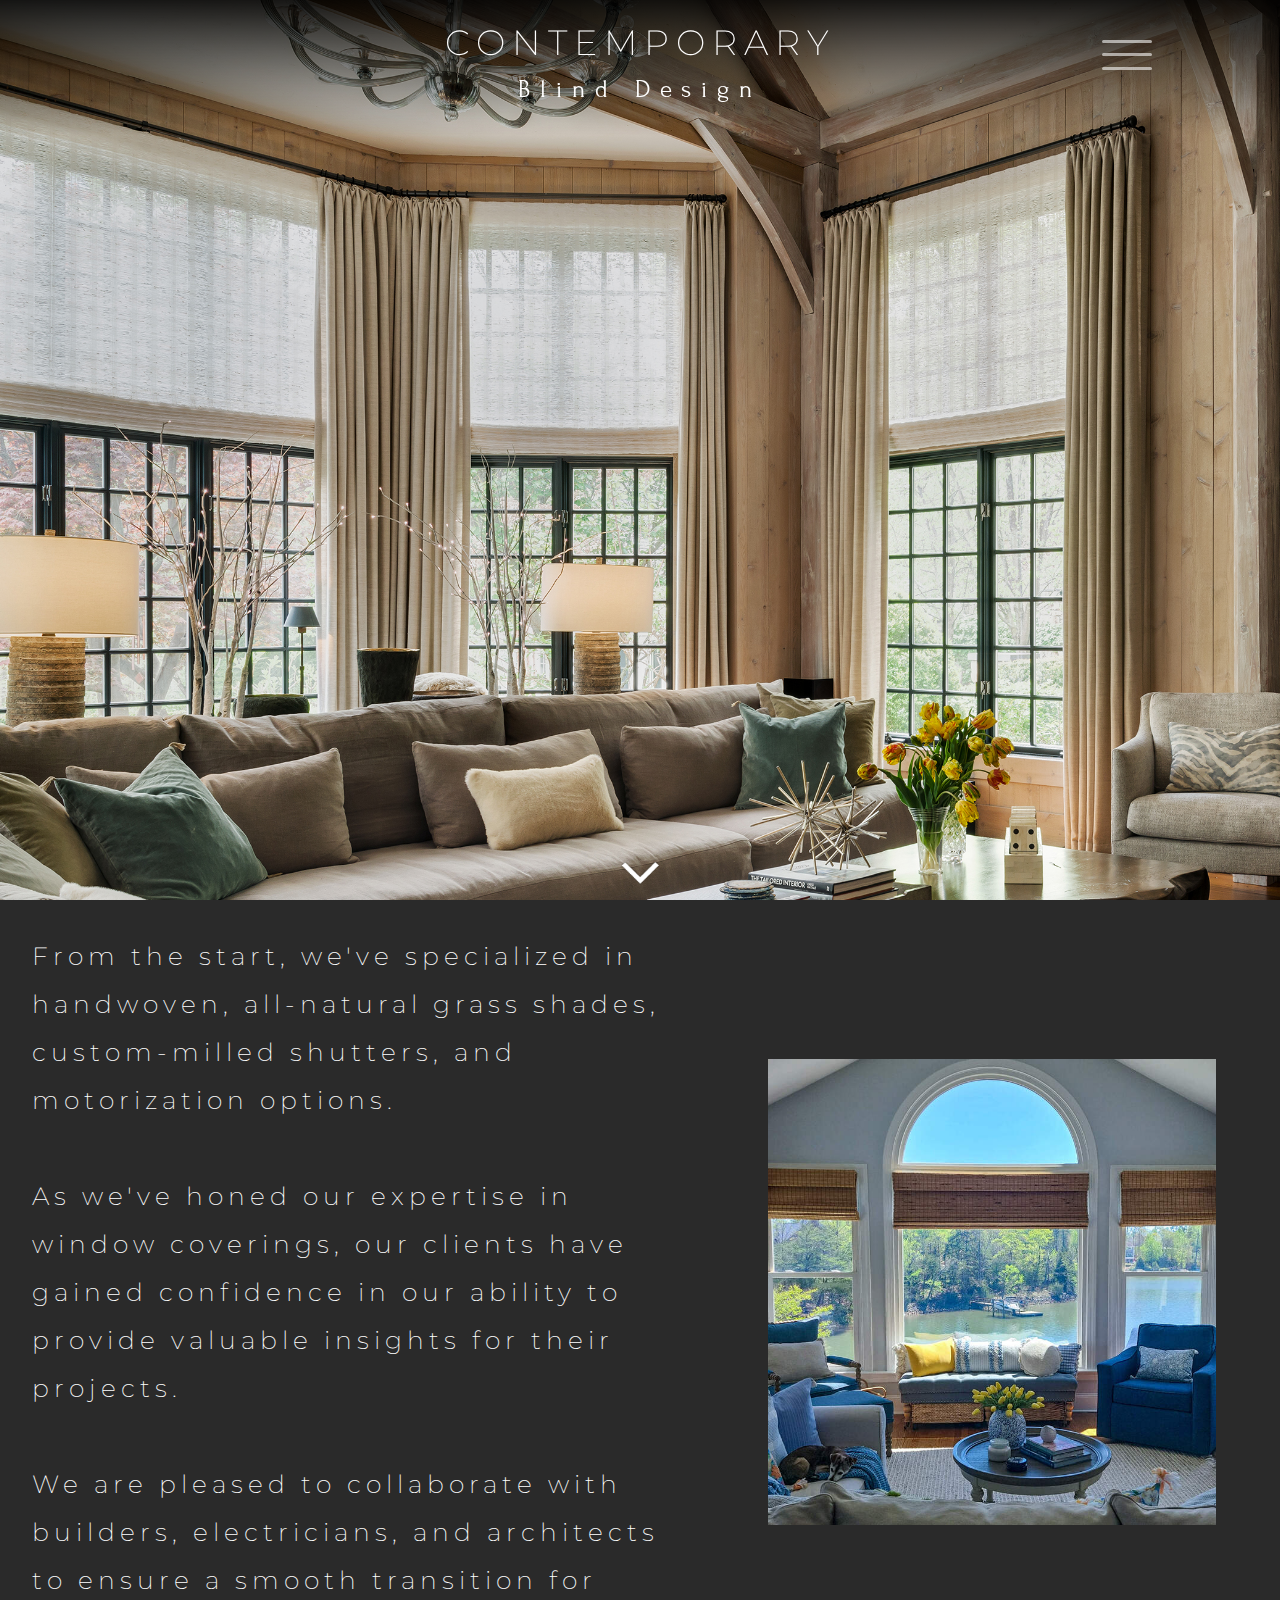
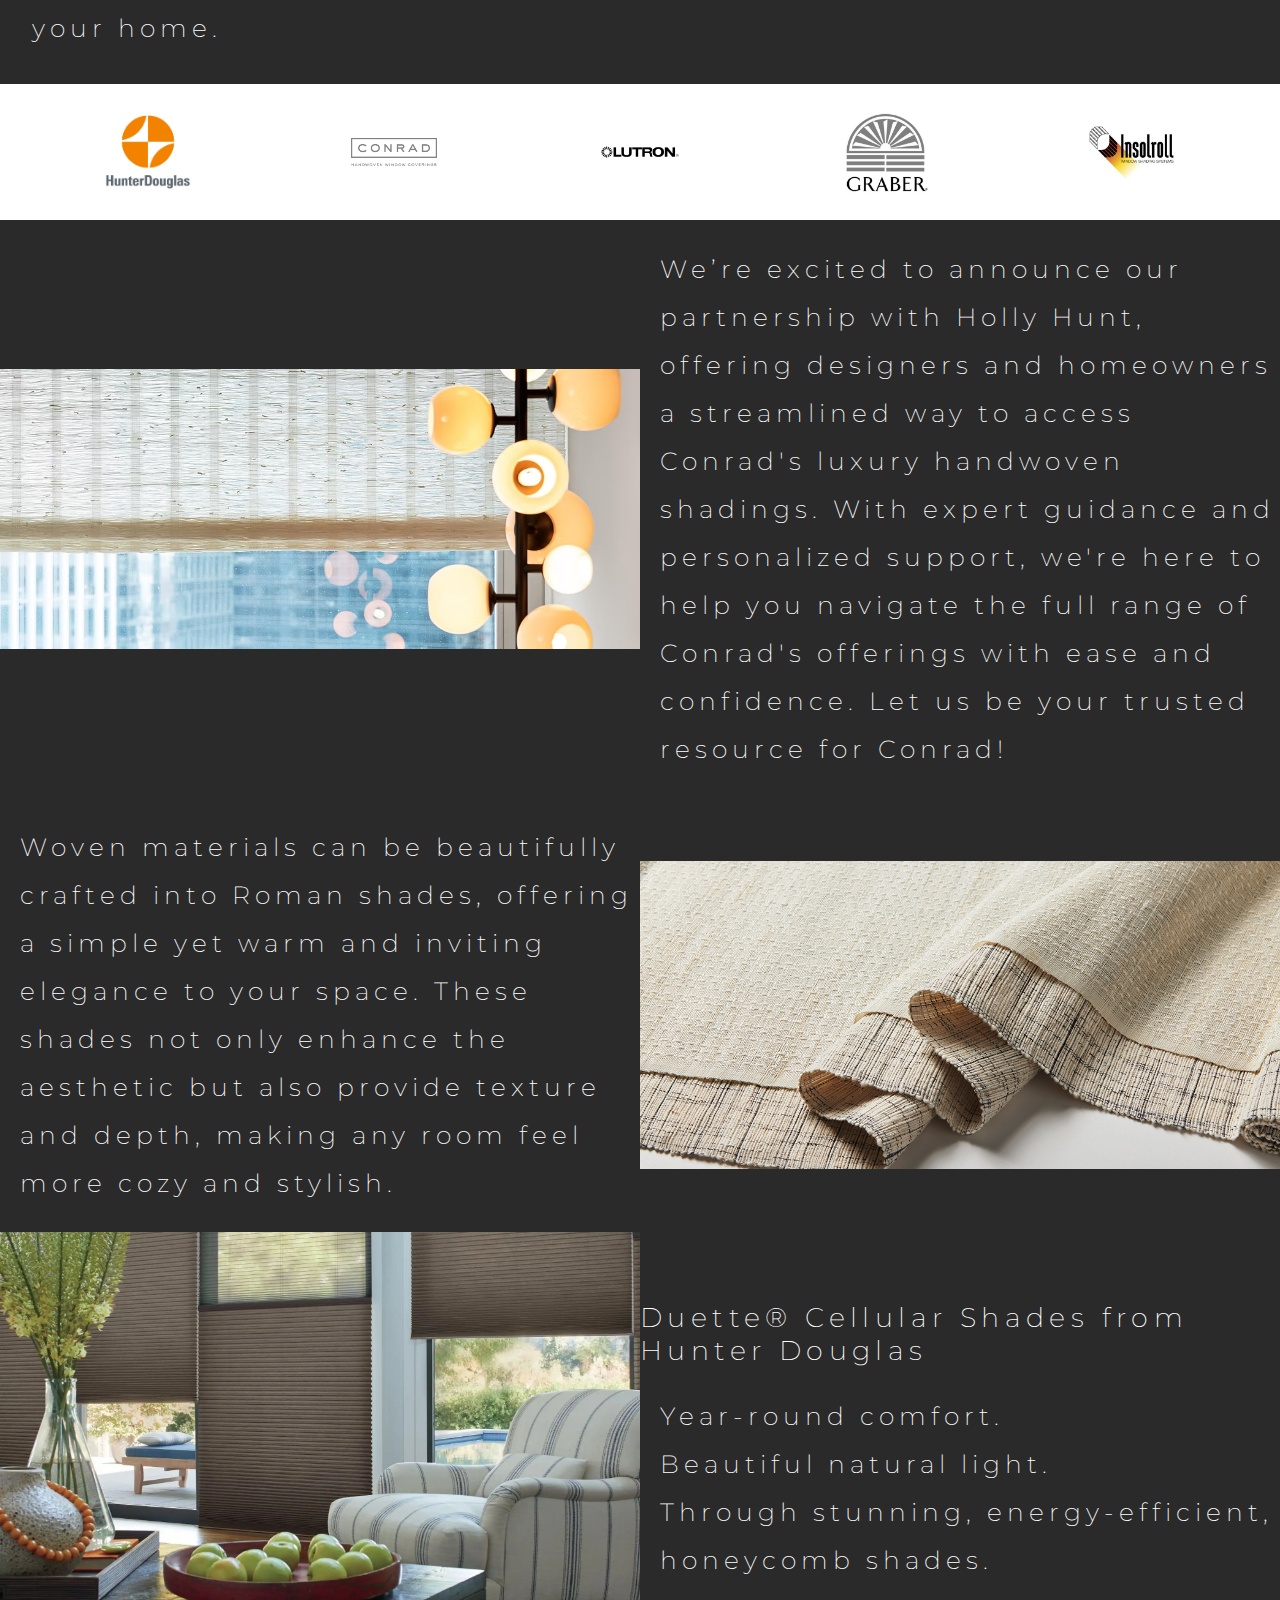
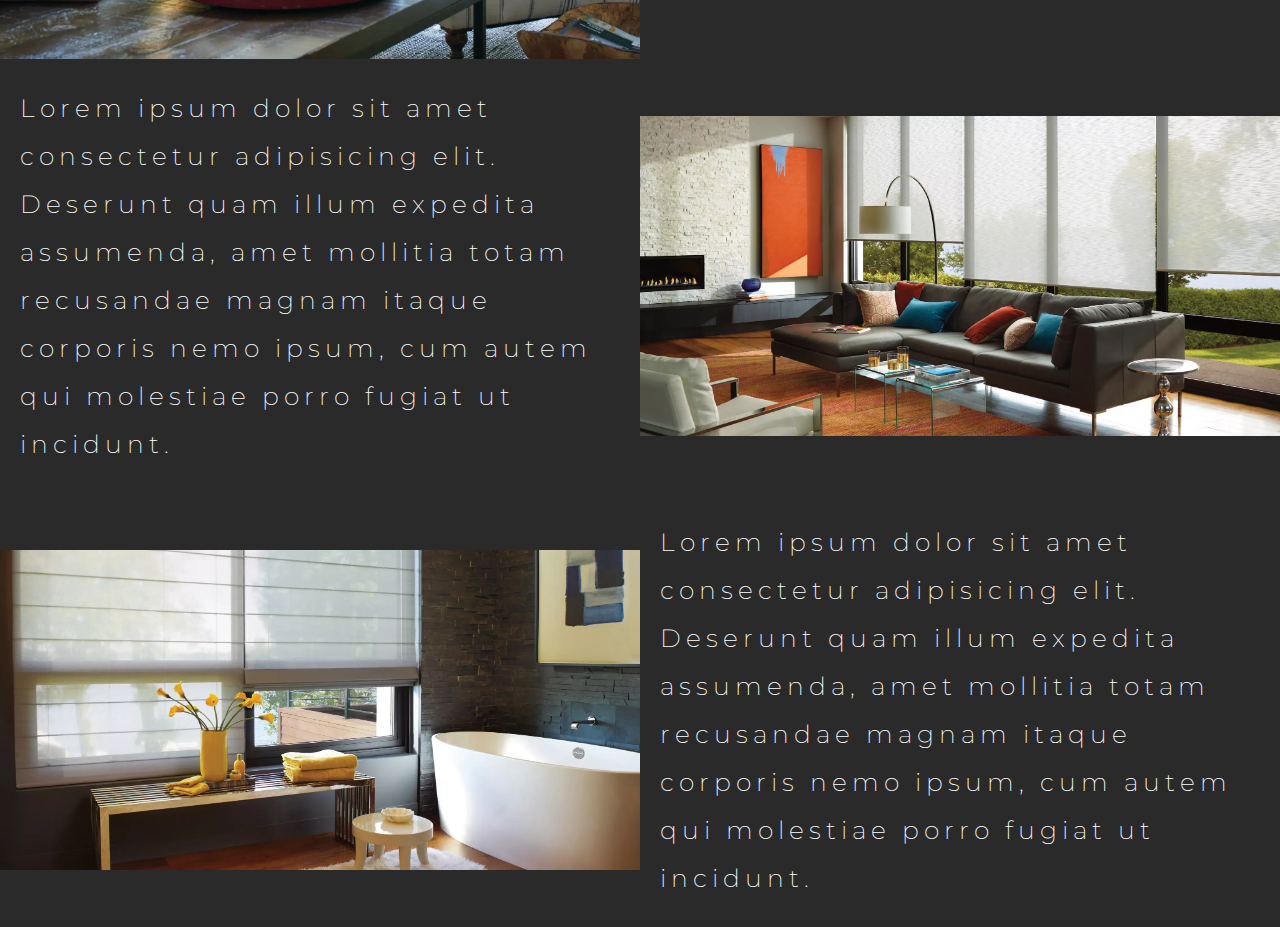
<file: Website_design/index.html>
<!DOCTYPE html>
<html lang="en">
<head>
    <meta charset="UTF-8">
    <meta name="viewport" content="width=device-width, initial-scale=1.0">
    <link rel="stylesheet" href="style.css">
    <title>Contemporary Blind Design</title>
</head>
<body>  

  <div class="hero-image">
    <span class="hidden-header-block" id="hidden-header-block"></span>
    <button class="hamburger">
        <span class="bar"></span>
        <span class="bar"></span>
        <span class="bar"></span>
    </button>

    
    <div class="hero-content">
      <h1>CONTEMPORARY</h1>
      <h2>Blind Design</h2>
    </div>

    <ul class="topnav">
      <li><a class="active" href="index.html">Home</a></li>
      <li><a href="news.html">News</a></li>
      <li><a href="contact.html">Contact</a></li>
      <li><a href="about.html">About</a></li>
    </ul>

    <div class="contentDiv">
    <img class="arrow" src="white-arrow-png-41944.png" />
    </div>
  </div>

  <div class="story-wrapper" id="story-wrapper">
    <div class="our-story">From the start, we've specialized in handwoven, all-natural grass shades, custom-milled shutters, and motorization options.<br><br> As we've honed our expertise in window coverings, our clients have gained confidence in our ability to provide valuable insights for their projects.<br><br> We are pleased to collaborate with builders, electricians, and architects to ensure a smooth transition for your home.</div>
    <div class="story-block">
      <img src="lake-view-roman.jpg" id="lake-view-roman">
    </div>
  </div>



  <div class="hero-content">
    <div class="wrapper">
        <div class="vendor-logos" >
            <a href="https://www.hunterdouglas.com" target="_blank"><img src="hunter_douglas_logo.png"></a>
            <a href="https://www.conradshades.com/" target="_blank"><img src="Conrad-Logo.png"></a>
            <a href="https://www.lutron.com/us/en/window-treatments" target="_blank"><img src="lutron-logo.png"></a>
            <a href="https://www.graberblinds.com/" target="_blank"><img src="graber-logo-1.jpg"></a>
            <a href="https://insolroll.com/" target="_blank"><img src="insolroll-logo.jpg"></a>
        </div>
        
    </div>
  </div>


  <div class="parent">
    
    <div class="div1">
      <div><img src="Conrad\city-view-lamp.avif"></div>
    </div>

    <div class="div2">
      <p>We’re excited to announce our partnership with Holly Hunt, offering designers and homeowners a streamlined way to access Conrad's luxury handwoven shadings. With expert guidance and personalized support, we're here to help you navigate the full range of Conrad's offerings with ease and confidence. Let us be your trusted resource for Conrad!</p>
    </div>

    <div class="div3"> 
      <p>Woven materials can be beautifully crafted into Roman shades, offering a simple yet warm and inviting elegance to your space. These shades not only enhance the aesthetic but also provide texture and depth, making any room feel more cozy and stylish.</p> 
    </div>

    <div class="div4"> 
      <div><img src="Conrad\conrad fabrics.jpg"></div>
    </div>

    <div class="div5"> 
      <img src="HD-Duette.webp">

    </div>

    <div class="div6"> 
      <h1>Duette&reg; Cellular Shades from Hunter Douglas</h1>
      <p>Year-round comfort.<br> Beautiful natural light.<br> Through stunning, energy-efficient,<br> honeycomb shades.</p>
      
    </div>

    <div class="div7"> <p>Lorem ipsum dolor sit amet consectetur adipisicing elit. Deserunt quam illum expedita assumenda, amet mollitia totam recusandae magnam itaque corporis nemo ipsum, cum autem qui molestiae porro fugiat ut incidunt.</p>
 </div>

    <div class="div8">
      <img src="HD-shades-living-room.webp">       
    </div>

    <div class="div9"> 
      <img src="HD-Bathroom.webp">
    </div>

    <div class="div10"> 
      <p>Lorem ipsum dolor sit amet consectetur adipisicing elit. Deserunt quam illum expedita assumenda, amet mollitia totam recusandae magnam itaque corporis nemo ipsum, cum autem qui molestiae porro fugiat ut incidunt.</p>
    </div>
    
  </div>
    
  <script src="script.js"></script>
</body>
</file>
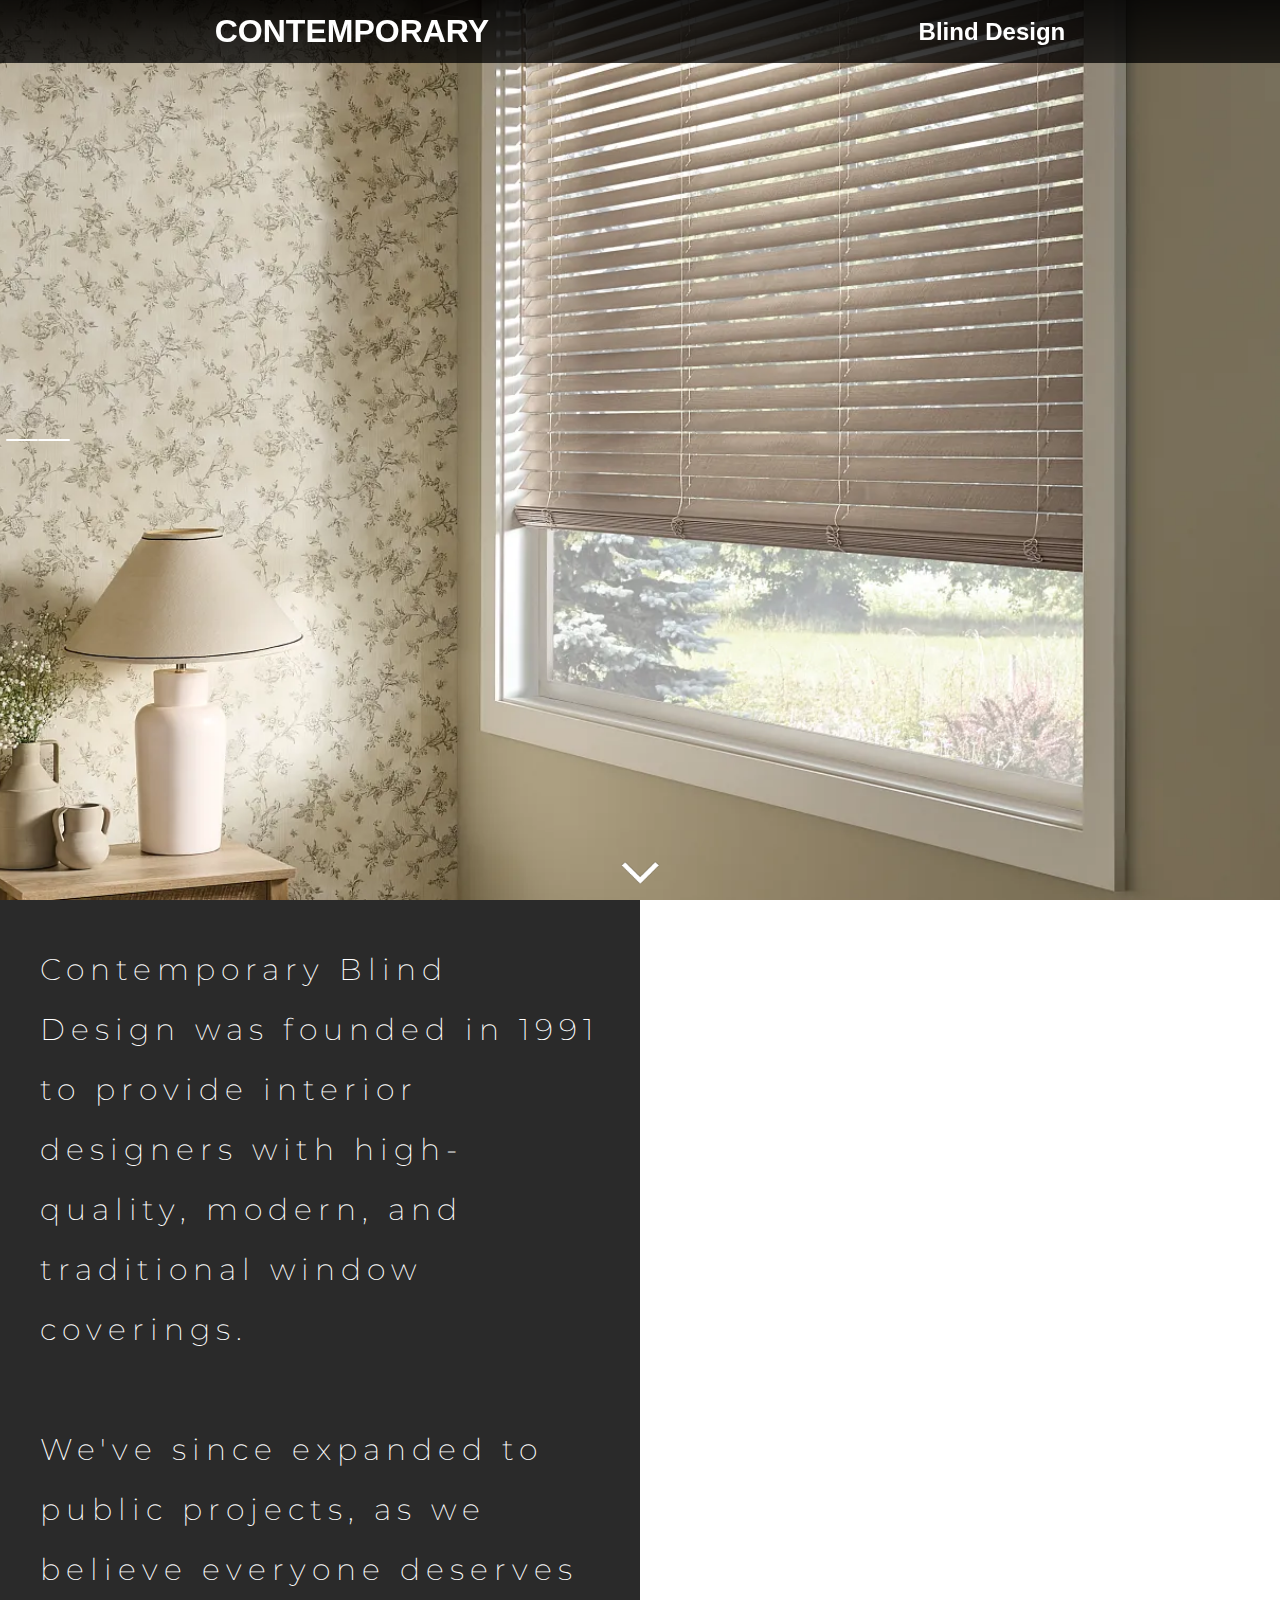
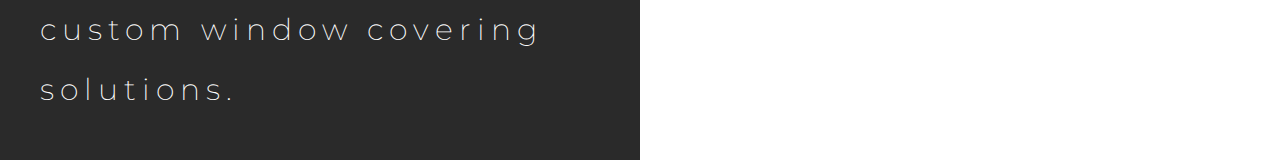
<file: about.html>
<!DOCTYPE html>
<html lang="en">
<head>
    <meta charset="UTF-8">
    <meta name="viewport" content="width=device-width, initial-scale=1.0">
    <link rel="stylesheet" href="style.css">
    <title>Contemporary Blind Design</title>
</head>
<body>
  


  <div class="about-hero-image">
    <span class="hidden-header-block" id="hidden-header-block"></span>
    <button class="hamburger">
      <span class="bar"></span>
      <span class="bar"></span>
    </button>

    <div class="hero-content">
        <h1>CONTEMPORARY</h1>
        <h2>Blind Design</h2>
    </div>
      <ul class="topnav">
        <li><a  href="index.html">Home</a></li>
        <li><a href="inspiration.html">Inspiration</a></li>
        <li><a href="contact.html">Contact</a></li>
        <li><a href="about.html" class="active">About</a></li>
      </ul>

    <div class="contentDiv">
      <img class="arrow" src="white-arrow-png-41944.png" />
    </div>
  </div>
  <div class="about">Contemporary Blind Design was founded in 1991 to provide interior designers with high-quality, modern, and traditional window coverings. <br><br> We've since expanded to public projects, as we believe everyone deserves custom window covering solutions.</div>


  <script src="script.js"></script>

</body>
</file>
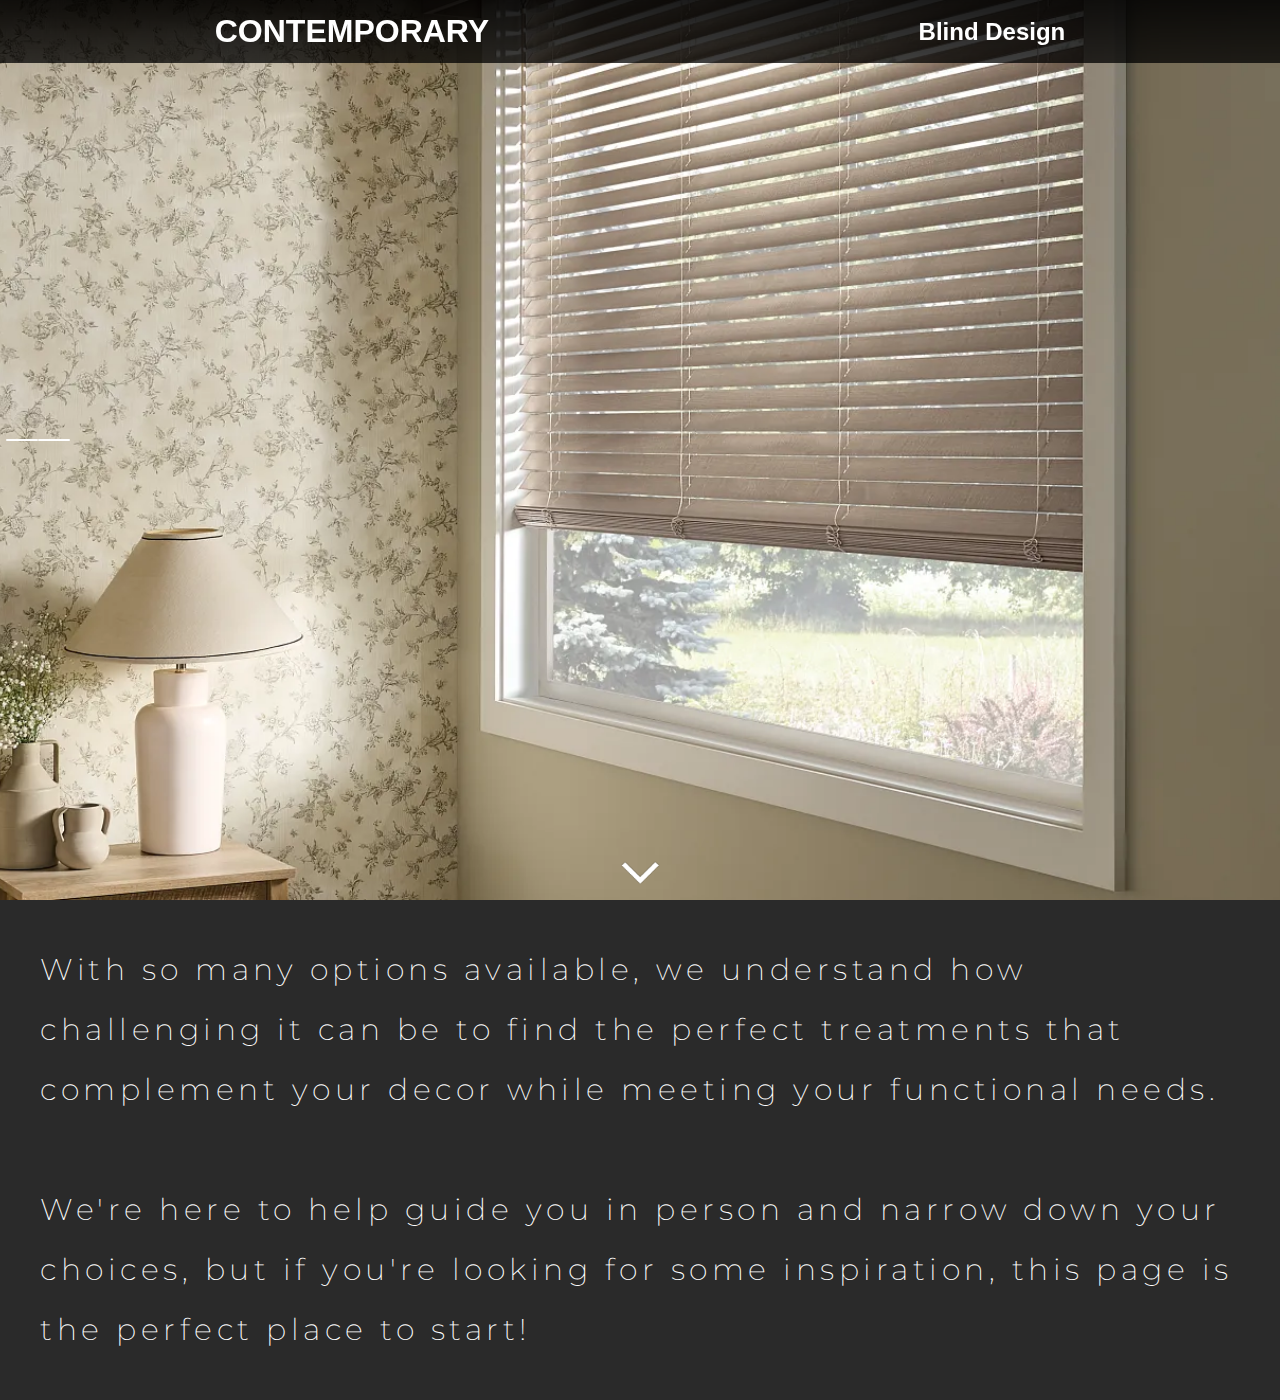
<file: inspiration.html>
<!DOCTYPE html>
<html lang="en">
<head>
    <meta charset="UTF-8">
    <meta name="viewport" content="width=device-width, initial-scale=1.0">
    <link rel="stylesheet" href="style.css">
    <title>Contemporary Blind Design</title>
</head>
<body>
  


  <div class="about-hero-image">
    <span class="hidden-header-block" id="hidden-header-block"></span>
    <button class="hamburger">
        <span class="bar"></span>
        
        <span class="bar"></span>
    </button>

    
    <div class="hero-content">
      <h1>CONTEMPORARY</h1>
      <h2>Blind Design</h2>
    </div>

    <ul class="topnav">
      <li><a  href="index.html">Home</a></li>
      <li><a href="inspiration.html" class="active">Inspiration</a></li>
      <li><a href="contact.html">Contact</a></li>
      <li><a href="about.html">About</a></li>
    </ul>

    <div class="contentDiv">
    <img class="arrow" src="white-arrow-png-41944.png" />
    </div>
  </div>
      <div class="inspiration"> 
          With so many options available, we understand how challenging it can be to find the perfect treatments that complement your decor while meeting your functional needs. <br><br>We're here to help guide you in person and narrow down your choices, but if you're looking for some inspiration, this page is the perfect place to start!
      </div>


  <script src="script.js"></script>

</body>
</file>
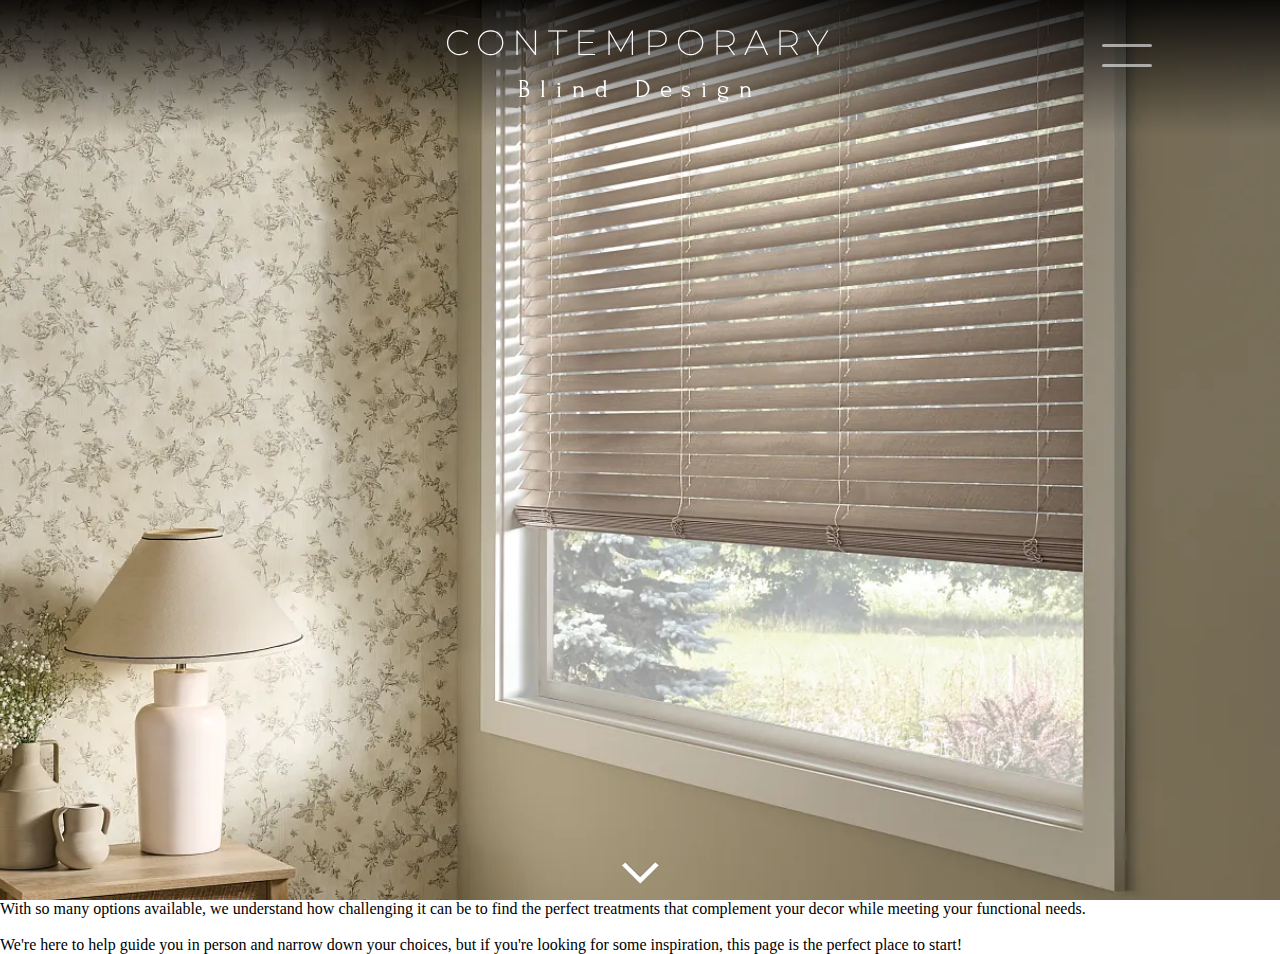
<file: Website_design/inspiration.html>
<!DOCTYPE html>
<html lang="en">
<head>
    <meta charset="UTF-8">
    <meta name="viewport" content="width=device-width, initial-scale=1.0">
    <link rel="stylesheet" href="style.css">
    <title>Contemporary Blind Design</title>
</head>
<body>
  


  <div class="about-hero-image">
    <span class="hidden-header-block" id="hidden-header-block"></span>
    <button class="hamburger">
        <span class="bar"></span>
        
        <span class="bar"></span>
    </button>

    
    <div class="hero-content">
      <h1>CONTEMPORARY</h1>
      <h2>Blind Design</h2>
    </div>

    <ul class="topnav">
      <li><a  href="index.html">Home</a></li>
      <li><a href="inspiration.html" class="active">Inspiration</a></li>
      <li><a href="contact.html">Contact</a></li>
      <li><a href="about.html">About</a></li>
    </ul>

    <div class="contentDiv">
    <img class="arrow" src="white-arrow-png-41944.png" />
    </div>
  </div>
      <div class="inspiration"> 
          With so many options available, we understand how challenging it can be to find the perfect treatments that complement your decor while meeting your functional needs. <br><br>We're here to help guide you in person and narrow down your choices, but if you're looking for some inspiration, this page is the perfect place to start!
      </div>
  </div>

  <script src="script.js"></script>

</body>
</file>
<file: Website_design/style.css>
@import url('https://fonts.googleapis.com/css2?family=Inter:wght@300&display=swap');
@import url('https://fonts.googleapis.com/css2?family=Forum&family=Montserrat:ital,wght@0,100..900;1,100..900&display=swap');
body, html {
  height: 100%;
  margin: 0;
  padding: 0;
}
.menu-container {
  display:inline-block;
  top: 0;
  position: static;
  left: 0;
  width: 100%;
  height: 125px;
  z-index: 5;
}

.hidden-header-block {
  /*background-image: url("conrad_shades_hero.jpg");*/
  display:inline-block;
  top: 0;
  background-image: none;
  background-color: black;
  position: fixed;
  left: 0;
  width: 100%;
  height: 125px;
  z-index: 10;
  background-attachment: fixed;
  background-position: center;
  background-repeat: no-repeat;
  background-size: cover;
  opacity: 0;
  transition: opacity 700ms ease-in;
  -webkit-transition: opacity 700ms ease-in;
}

.hidden-header-block.scrolled {
  /*background-image: url("conrad_shades_hero.jpg");*/
  display:inline-block;
  top: 0;
  background-image: none;
  background-color: black;
  position: fixed;
  left: 0;
  width: 100%;
  height: 125px;
  z-index: 10;
  background-attachment: fixed;
  background-position: center;
  background-repeat: no-repeat;
  background-size: cover;
  opacity: 1;
  transition: opacity 700ms ease-in;
  -webkit-transition: opacity 700ms ease-in;
}

.topnav {
  display: flex;
  flex-flow: row wrap;
  visibility: visible;
  position: fixed;
  justify-content: flex-start;
  align-items: center;
  margin-top:30px;
  padding: 30px;
  width: 100vw;
  overflow: hidden;
  list-style-type: none;
  font-family: 'Montserrat', sans-serif;
  z-index: 15;
}

.topnav span {
  flex-grow: 1;
}

/* Style the links inside the navigation bar */
.topnav a {
  float: left;
  color: #ffffff;
  text-align: center;
  justify-items: center;
  margin: 10px;
  text-decoration: none;
  font-size: 17px;
  width: 100%;
}

/* Change the color of links on hover */
.topnav a:hover {
  background-color: rgba(180, 180, 170, 0.201);
  color: rgb(255, 255, 255);
}

/* Add a color to the active/current link */
.topnav a.active {
  background-color: rgba(180, 180, 170, 0.201);
  color: rgb(255, 255, 255);
  
}

.hero-image {
  display:flex;
  flex-flow: column wrap;
  background-image: url("conrad_shades_hero.jpg");
  height: 100vh; /* Adjust as needed */
  width: 100%;
  background-attachment: fixed;
  background-position: center;
  background-repeat: no-repeat;
  background-size: cover;
  position: relative;
  z-index: 10;
  /*transition: background-color 0.5s ease;*/
}

.hero-image.scrolled {
  background-image: none;
  background-color: black;
}

.about-hero-image {
  display:flex;
  flex-flow: column wrap;
  background-image: url("graber-blinds-bedroom.webp");
  height: 100vh; /* Adjust as needed */
  width: 100%;
  background-attachment: fixed;
  background-position: center;
  background-repeat: no-repeat;
  background-size: cover;
  position: relative; /* Essential for positioning hero-content */
  z-index: 10;
}


.hero-section {
  background-attachment: fixed;
  background-position: center;
  background-repeat: no-repeat;
  background-size: cover;
  position: relative; /* Essential for positioning hero-content */
}

.wrapper {
  display: flex;
  flex-flow:column wrap;
  justify-content: flex-start;
  align-items: flex-start;
  height:100%;
}

.hamburger {
  all: unset;
  width: 50px;
  height: 40px;
  background-color: transparent;
  display: none;
  position: absolute;
  top: 35px;
  right: 10vw;
  flex-flow: row wrap;
  position: fixed;
  justify-self: flex-end;
  align-self: flex-start;
  align-items: center;
  z-index: 12;
  margin-top: 0;
}

.hamburger.active .bar:nth-child(2) {
  opacity: 0; /* Hide middle bar */
}

.hamburger.active .bar:nth-child(1) {
  transform: translateY(8px) rotate(45deg); /* Rotate and position top bar */
}

.hamburger.active .bar:nth-child(3) {
  transform: translateY(-8px) rotate(-45deg); /* Rotate and position bottom bar */
}

.bar {
  width: 100%;
  height: 3px; /* Adjust bar thickness */
  padding: 0px;
  margin: 0px;
  background-color: #ffffff94; /* Adjust bar color */
  border-radius: 5px;
  transition: 0.4s; /* For animation when toggling */
  z-index: 20;
}

.hero-content {
  color: white; /* Text color */
  background: linear-gradient(rgba(0, 0, 0, 0.89) 0%, rgba(255, 255, 255, 0) 15%);
  justify-content: center;
  opacity: 1;
  /*align-content: flex-start;*/
  text-align: center;
  flex-grow: 1;
  background-attachment: fixed;
  z-index:10;
}

.hero-content h1 {
  font-family: "Montserrat", sans-serif;
  font-size: 50px;
  font-weight: 200;
  margin-top: 85px;
  margin-bottom:0;
  letter-spacing: .20em;
  align-self: center;
  max-width: 100%;
  position:fixed;
  justify-self: center;
}

.hero-content h2 {
  color: white;
  margin:0;
  font-family: "Forum", serif;
  font-weight: 100;
  font-size: 35px;
  letter-spacing: .4em;
  position:fixed;
  justify-self: center;
  margin-top: 75px;
  max-height: fit-content;
}

.hero-content p {
  font-family: "Lexend Giga", sans-serif;
  font-size: 20px;
  font-weight: 100;
  letter-spacing: .20em;
  align-self: center;
  max-width: 100%;
}

.contentDiv {
    position: relative;
    z-index:8;
}

@keyframes bouncing {
    0% {bottom: 0;}
    50% {bottom: 20px;}
    100% {bottom: 0;}
}

.arrow {
    animation: bouncing 1s infinite ease-in-out;
    bottom: 0;
    display: block;
    height: 50px;
    left: 50%;
    margin-left: -25px;
    position: absolute;
    width: 50px;
    z-index: 1;
    opacity: 1;
    transition: opacity 700ms ease-in;
    -webkit-transition: opacity 700ms ease-in;
}

.arrow.scrolled {
    animation: bouncing 1s infinite ease-in-out;
    bottom: 0;
    display: block;
    height: 50px;
    left: 50%;
    margin-left: -25px;
    position: absolute;
    width: 50px;
    z-index: 1;
    opacity: 0;
    transition: opacity 700ms ease-in;
    -webkit-transition: opacity 700ms ease-in;
}

.about {
  font-family: "Montserrat", sans-serif;
  font-size: 30px;
  font-weight: 200;
  color: white;
  background-color: rgba(0, 0, 0, 0.836);
  margin-top: 0px;
  margin-bottom:115px;
  padding: 2ch;
  letter-spacing: .20em;
  align-content: flex-start;
  max-width: 50vw;
  line-height: 3ch;
  text-align: left;
}

.story-wrapper {
  background-color: rgba(0, 0, 0, 0.836);
  display:flex;
  flex-flow: row wrap;
  align-items: center;
  width: 100%;
  z-index: 10;
}

.our-story {
  font-family: "Montserrat", sans-serif;
  font-size: 25px;
  font-weight: 200;
  color: white;
  
  margin-top: 0px;
  padding: 2ch;
  letter-spacing: .20em;
  align-content: flex-start;
  max-width: 50vw;
  line-height: 3ch;
  text-align: left;
  z-index: 1;
}

.story-block {
  
  flex-grow:1;
  z-index:1;
}

#lake-view-roman {
  background-color: rgba(0, 0, 0, 0.836);
  width: 35vw;
  margin: auto;
  margin-top: 0;
}

.vendor-logos {
  background-color: rgb(255, 255, 255);
  display: flex;
  flex-flow: row wrap;
  align-items: center;
  justify-content: space-around;
  padding: 25px;
  flex-grow: 1;
}

.vendor-logos img {
  object-fit: contain;
  justify-content: space-around;
}

.vendor-logos a {
  width: 7%;
  object-fit: contain;
  justify-content: space-around;
}



#title {
  font-family: 'Inter', sans-serif;
}

.hero-content p {
  font-size: 1.2em;
  font-weight: bold;
  
}

.hero-content button {
  padding: 10px;
  margin: 10px;
  font-weight: bold;
  background-color: #007bff;
  color: white;
  border: none;
  border-radius: 5px;
  cursor: pointer;
}

img {
  display: block;
  max-width: 100%;
}

.grid-header {
  width: 100vw;
}

.parent {
  display: grid;
  grid-template-columns: repeat(2, 1fr);
  grid-template-rows: repeat(5, max-content);
  max-width:100vw;
  align-items: center;
  justify-items: center;
  background-color: rgba(0, 0, 0, 0.836);
  font-family: "Montserrat", sans-serif;
  font-size: 25px;
  font-weight: 200;
  color: white;
}

.parent h1 {
  font-family: "Montserrat", sans-serif;
  margin-top: 20px;
  font-size: 27px;
  font-weight: 200;
  letter-spacing: .20em;
}

.parent p {
  letter-spacing: .20em;
  line-height: 3ch;
  align-self: center;
  padding-left: 20px;
}

.parent div img {
  display: grid;
  place-items: center;
}
.conrad{ 
  display: flex;
  font-family: "Montserrat", sans-serif;
  font-size: 20px;
  font-weight: 200;
  color: black;
}

.conrad p {
  padding: 10px;
  margin: auto;
  line-height: 2.5ch;
}



.div1 { grid-area: 1 / 1 / 2 / 2; }
.div2 { grid-area: 1 / 2 / 2 / 3; }
.div3 { grid-area: 2 / 1 / 3 / 2; }
.div4 { grid-area: 2 / 2 / 3 / 3; }
.div5 { grid-area: 3 / 1 / 4 / 2; }
.div6 { grid-area: 3 / 2 / 4 / 3; }
.div7 { grid-area: 4 / 1 / 5 / 2; }
.div8 { grid-area: 4 / 2 / 5 / 3; }
.div9 { grid-area: 5 / 1 / 6 / 2; }
.div10 { grid-area: 5 / 2 / 6 / 3; }



@media (max-width: 1400px) {

    .header {
      display: flex;
      width: 100%;
      justify-content: space-between;
      align-items: center;
      padding: 20px 60px;
  }

    .hamburger {
      display:flex;
  }

  .hamburger.active .bar:nth-child(2) {
  opacity: 0; /* Hide middle bar */
}

.hamburger.active .bar:nth-child(1) {
  transform: translateY(13.5px) rotate(45deg); /* Rotate and position top bar */
}

.hamburger.active .bar:nth-child(3) {
  transform: translateY(-13.5px) rotate(-45deg); /* Rotate and position bottom bar */
}

    .mobileHeader {
      display:flex;
      justify-content: space-between;
  }

    .topnav {
      display: block;
      background-color: black;
      position:fixed;
      top:75px;
      right: 0px;
      width : max-content;
      list-style-type: none;
      padding: 20px;
      margin: 0;
}
    .topnav li {
     
      width: max-content;
      white-space: nowrap;
    }

    .topnav li a {
      padding-top: 10px;
      padding-left: 0;
      margin: 0 auto;
    }

    .hero-content h1{
      font-size: 35px;
    }

    .hero-content h2{
      font-size: 25px;
    }

    .header {
      flex-direction: column;
      padding: 20px;
}
    .list {
      grid-auto-flow: row;
      list-style-type: none;
      row-gap: 40px;
      column-gap: 0;
      justify-items: center;
}
}

@media (max-width: 600px) {
  
  .hero-content h1 {
    font-size: 30px;
  }

  .hamburger {
    width: 35px;
    height: 25px;
    margin-right: 10px;
  }
}

@media (max-width: 400px) {
  
  .hero-content h1 {
    font-size: 20px;
  }

  .hamburger {
    position: fixed;
    top: 75px;
    right: 15px;
    width: 35px;
    height: 25px;
    margin-right: 10px;
  }
}
</file>
<file: style.css>
@import url('https://fonts.googleapis.com/css2?family=Inter:wght@300&display=swap');
@import url('https://fonts.googleapis.com/css2?family=Forum&family=Montserrat:ital,wght@0,100..900;1,100..900&display=swap');

body, html {
  height: 100%;
  margin: 0;
  padding: 0;
  width: 100%;
  font-size: 16px;
}



* {
  box-sizing: border-box;
}

body {
  margin: 0;
  font-family: "Helvetica", "Arial", sans-serif;
}


.scroller {
  /*max-width: 600px;*/
  overflow-x: scroll;
  -webkit-overflow-scrolling: touch;
  scroll-snap-type: mandatory;
  -ms-overflow-style: none; 
  scrollbar-width: none; 
}

.scroller::-webkit-scrollbar {
  display: none;
  overflow-y: hidden;
}

.scroller__inner {
  /* padding-block: 1rem; */
  display: flex;
  flex-wrap: wrap;
  gap: 1rem;
  list-style-type: none;
  align-items: center;
  overflow-y: hidden;
  -ms-overflow-style: none; /* For IE and Edge */
  scrollbar-width: none; /* For Firefox */
}

.scroller__inner::-webkit-scrollbar {
  display: none;
}

.scroller[data-animated="true"] {
  overflow: hidden;
  -webkit-mask: linear-gradient( 90deg, transparent, white 20%, white 80%, transparent);
  mask: linear-gradient(90deg, transparent, white 20%, white 80%, transparent);
}

.scroller[data-animated="true"] .scroller__inner {
  width: max-content;
  flex-wrap: nowrap;
  animation: scroll var(--_animation-duration, 40s) var(--_animation-direction, forwards) linear infinite;
}

.scroller[data-direction="right"] {
  --_animation-direction: reverse;
}

.scroller[data-direction="left"] {
  --_animation-direction: forwards;
}

.scroller[data-speed="fast"] {
  --_animation-duration: 20s;
}

.scroller[data-speed="slow"] {
  --_animation-duration: 60s;
}

.scroller:hover {
  overflow: hidden;
}

.scroller .scroller__inner:hover{
  animation-play-state:paused;
  overflow-x: scroll;
  overflow-y: hidden;
}

.scroller a {
  display: block;
  padding-left: 2rem;
  width: 150px;
  height: auto;
}

@keyframes scroll {
  to {
    transform: translate(calc(-50% - 0.3rem));
  }
}

.menu-container {
  display:inline-block;
  top: 0;
  position: static;
  left: 0;
  width: 100%;
  height: 125px;
  z-index: 5;
}

.hidden-header-block {
  /*background-image: url("conrad_shades_hero.jpg");*/
  display:inline-block;
  top: 0;
  background-image: none;
  background-color: black;
  position: fixed;
  left: 0;
  width: 100%;
  height: 7vh;
  z-index: 10;
  background-attachment: fixed;
  background-position: center;
  background-repeat: no-repeat;
  background-size: cover;
  opacity: 0;
  transition: opacity 700ms ease-in;
  -webkit-transition: opacity 700ms ease-in;
}

.hidden-header-block.scrolled {
  display:inline-block;
  top: 0;
  background-image: none;
  background-color: black;
  position: fixed;
  left: 0;
  width: 100%;
  height: 7vh;
  z-index: 10;
  background-attachment: fixed;
  background-position: center;
  background-repeat: no-repeat;
  background-size: cover;
  opacity: 1;
  transition: opacity 700ms ease-in;
  -webkit-transition: opacity 700ms ease-in;
}

.topnav {
  display: flex;
  flex-flow: row wrap;
  position: fixed;
  justify-content: flex-start;
  align-items: flex-start;
  padding: 30px;
  max-width: 100%;
  overflow: hidden;
  list-style-type: none;
  font-family: 'Montserrat', sans-serif;
  z-index: 15;
}

.topnav a {
  flex-grow: 1;
  color: #ffffff;
  text-align: center;
  align-items: flex-start;
  font-weight: 200;
  padding: 15px;
  text-decoration: none;
  font-size: 25px;
  width: 100%;
}

.topnav a.active {
  text-decoration: underline;
  text-underline-offset: 5px;
  text-decoration-thickness: 1px;
  color: rgb(255, 255, 255);
  
}

.hero-image {
  display:flex;
  flex-flow: column wrap;
  background-image: url("conrad_shades_hero.jpg");
  height: 100%; /* Adjust as needed */
  width: 100%;
  background-attachment: fixed;
  background-position: center;
  background-repeat: no-repeat;
  background-size: cover;
  position: relative;
  z-index: 10;
  overflow: hidden;
}

.hero-image.scrolled {
  background-image: none;
  background-color: black;
}

.about-hero-image {
  display:flex;
  flex-flow: column wrap;
  background-image: url("graber-blinds-bedroom.webp");
  height: 100%; /* Adjust as needed */
  width: 100%;
  background-attachment: fixed;
  background-position: center;
  background-repeat: no-repeat;
  background-size: cover;
  position: relative; /* Essential for positioning hero-content */
  z-index: 10;
}


.hero-section {
  background-attachment: fixed;
  background-position: center;
  background-repeat: no-repeat;
  background-size: cover;
  position: relative; /* Essential for positioning hero-content */
}

.wrapper {
  display: flex;
  flex-flow:column wrap;
  justify-content: flex-start;
  align-items: flex-start;
  height:100%;
}

.hamburger-span {
  display: flex;
  align-self: flex-start;
  margin-left: 1rem;
  /* position:relative; */
  /* margin-left: -110px; */
  width: 3rem;
  flex: 1;
  flex-basis: 5%;
}

.hamburger {
  color: transparent;
  border: none;
  display: flex;
  width: auto;
  height: auto;
  /* margin-left: 10px; */
  min-width: 0;
  background-color: transparent;
  display: none;
  opacity: 1;
  transition: 1s;
  flex: 1;
  flex-flow: row wrap;
  
  /* position: fixed; */
  /* justify-self: flex-start;  */
  /* justify-self: flex-start; */
  z-index: 20;
}

.hamburger.active {
  display: flex;
  /* background-color: rgba(245, 245, 245, 0.432); */
  /* animation: show-hide 1.3s ease-in-out; */
  animation-fill-mode: forwards;
}

.hamburger.active .bar:nth-child(1) {
  transform: translateY(0px);
  animation: shade-jitter 1.3s ease-in-out;
  /* transition: 3s ease-in-out; */
  animation-fill-mode: forwards;
  transform-origin: 25% 25%; 
} 

.hamburger.active .bar:nth-child(2) {
  /* transform: translateY(30px); */
  animation: shade-pull 1.3s ease-in-out; /* Rotate and position bottom bar */
  animation-fill-mode: forwards;
  transform-origin: 25% 25%;
}

.hamburger.exit {
    /* all: unset; */
  width: 40px;
  height: 40px;
  min-width: 0;
  background-color: transparent;
  display: flex;
  opacity: 1;
  transition: 1s;
  /* position: absolute; */
  /* top: 35px;
  right: 50px; */
  flex-flow: row wrap;
  position: fixed;
  /*justify-self: flex-end; */
  align-self: flex-start; 
  justify-self: center;
  z-index: 20;
  top: 50px;
  left: 3vw;
  animation-fill-mode: forwards;
}

.hamburger.exit .bar:nth-child(1) {
  animation: top-bar-exit 1.3s ease-in-out;
  /* animation-direction: reverse; */
  animation-fill-mode: forwards;
}

.hamburger.exit .bar:nth-child(2) {
  animation: bottom-bar-exit 1.3s ease-in-out;
  animation-fill-mode: forwards;
}

/* .hamburger .bar:nth-child(1) {
  align-self: center;
} */

.bar-container {
  display: flex;
  flex-direction: column;
  flex: 1;
  justify-content: center;
}

.bar {
  display: flex;
  width: 2rem;
  height: 2px; /* Adjust bar thickness */
  padding: 0px;
  margin: 5px 0px; /* Space between bars */
  align-self: center;
  background-color: rgb(255, 255, 255); /* Adjust bar color */
  border-radius: 5px;
  transition: 1s; /* For animation when toggling */
  z-index: 20;
  display: none;
 
}

.shade {
  display: flex;
  background-color: transparent;
  height: 20px;
  width: 100%;
  z-index: 20;
}

.hero-container {
  position: relative;
  height: 100vh;
  width: 100%;
  overflow: hidden;
}

.hero-content {
  color: rgb(255, 255, 255); /* Text color */
  background: linear-gradient(rgba(0, 0, 0, 0.89) 0%, rgba(0, 0, 0, 0) 45%);
  display:flex;
  flex-direction: column;
  flex-wrap: wrap;
  flex: 1;
  /* position: absolute; */
  justify-content: center;
  align-items: center;
  opacity: 1; 
  background-attachment: fixed;
  position: fixed;
  z-index: 1000;
  height: 7vh;
  width: 100%; 
}

.header-container {
  display: flex;
  flex: 1;
  flex-direction: row;
  align-items: baseline;
  justify-content: space-between;
}

.header-1 {
  display: flex;
  font-family: "Montserrat", sans-serif;
  margin: 0.25rem;
  flex: 1;
  letter-spacing: .20em;
  max-width: 100%;
  /* max-height: 100%; */
  /* padding-right: 10px; */
}

.header-2 {
  flex: 1;
  /* margin-right: auto; */
  font-family: "Forum", serif;
  margin: 0.25rem;
  letter-spacing: .20em;
  align-content: left;
  /* margin: 1rem; */
  /* margin-block-start: 0.67em; */
  /* margin-block-end: 0.67em; */
}

.header-1 h1 {
  font-weight: 200;
  font-size: 1.9rem;
  margin-right: 0px;
}

.header-2 h1 {
  font-size: 1.5rem;
  font-weight: 200;
  margin-left: 0px;
  align-content: left;
}


.header-spacer {
  display: flex;
  align-items: flex-end;
  height:100%;
  margin-right: 1rem;
  width: 3rem;
  flex: 1;
}
.hero-content p {
  font-family: "Lexend Giga", sans-serif;
  font-size: 20px;
  font-weight: 100;
  letter-spacing: .20em;
  align-self: center;
  max-width: 100%;
}

.parent div {
  overflow: visible;
  position: sticky;
  align-self: start;
  
}

.parent div:nth-child(odd) {
  top: -15vh;
}

.parent div:nth-child(even) {
  top: 35vh;
  padding: 8vh 2vw;
}

@keyframes bouncing {
    0% {bottom: 0;}
    50% {bottom: 20px;}
    100% {bottom: 0;}
}

@keyframes shade-jitter {
    0% {
      transform: translateY(0px);
      align-self: top;
    }

    45% {
      transform: translateY(0px);
    } 

    90% {
      transform: translateY(0px);
    }

    100% {
      transform: translateY(-3px) rotate(45deg);
      margin-top: 0px;
      
    }
}

@keyframes top-bar-exit {
  0% {
    transform: rotate(45deg);
    
  }
  10% {
    transform: translateY(0px);
  }
  65% {
    transform: translateY(-30px);
  }

  85% {
    transform: translateY(10px);
  }
  100%{
    align-self: bottom;
    transform: translateY(0px);
}
}

@keyframes bottom-bar-exit {
  0% {
    transform: rotate(-45deg);
  }
  10% {
    transform: translateY(0px);
  }
  65% {
    transform: translateY(30px);
  }
  85% {
    transform: translateY(-10px);
  }
  95%{
    transform: translateY(0px);
  }
  100%{
    align-self: bottom;
    transform: translateY(0px);
}
}

@keyframes shade-pull {
    0% {
      transform: translateY(0px);
      align-self: bottom;
    }

    50% {
      transform: translateY(20px);
    } 
    90% {
      transform: translateY(0px);
      
    }
    100% {
      transform: rotate(-45deg) ;
      margin-bottom: 0px;
    }
}

@keyframes show-hide {
  0% {
    height: 20px; 
  }

  5% {
    height: 3px;
    opacity: 20%;
  }
  
  55% {
    height: 50px;
    transform: translateY(30px);
  }

  90% {
    background-color: rgba(255, 255, 255, 0.699);
    
    
  }

  100% {
    background-color: transparent;
    /* height: 0px; */
  }

}

@keyframes fadeInFromTop {
  0% {
    display: flex;
    opacity: 0;
    transform: translateY(-20px); /* Start slightly above its final position */
  }
  100% {
    opacity: 1;
    transform: translateY(0px); /* End at its final position */
  }
}

@keyframes fadeUp {
  0% {
    display:flex;
    opacity: 1;
    /* transform: translateY(20px); Start slightly above its final position */
  }
  100% {
    opacity: 0;
    transform: translateY(-20px); /* End at its final position */
    display: none;
  }
}

.contentDiv {
  display: flex;
  justify-content: center;
  height: 20px;
}

.arrow {
    animation: bouncing 1s infinite ease-in-out;
    bottom: 0;
    height: 50px;
    /* left: 50%; */
    /* margin-left: -25px; */
    position: absolute;
    width: 50px;
    z-index: 1;
    opacity: 1;
    transition: opacity 700ms ease-in;
    -webkit-transition: opacity 700ms ease-in;
}

.arrow.scrolled {
    animation: bouncing 1s infinite ease-in-out;
    bottom: 0;
    display: block;
    height: 50px;
    left: 50%;
    margin-left: -25px;
    position: absolute;
    width: 50px;
    z-index: 1;
    opacity: 0;
    transition: opacity 700ms ease-in;
    -webkit-transition: opacity 700ms ease-in;
}

.about {
  font-family: "Montserrat", sans-serif;
  font-size: 30px;
  font-weight: 200;
  color: white;
  background-color: rgba(0, 0, 0, 0.836);
  margin-top: 0px;
  margin-bottom:115px;
  padding: 2ch;
  letter-spacing: .20em;
  align-content: flex-start;
  max-width: 50%;
  line-height: 3ch;
  text-align: left;
}

.inspiration {
  display: flex;
  font-family: "Montserrat", sans-serif;
  font-size: 30px;
  font-weight: 200;
  color: white;
  background-color: rgba(0, 0, 0, 0.836);
  margin-top: 0px;
  margin-bottom:115px;
  padding: 2ch;
  letter-spacing: .15em;
  align-self: flex-start;
  justify-self: left;
  max-width: 100%;
  line-height: 3ch;
  text-align: left;
}

.story-wrapper {
  background-color: rgba(0, 0, 0, 0.836);
  display:flex;
  flex-flow: row wrap;
  /* align-items: center; */
  max-width: 100%;
  justify-content: center;
  z-index: 10;
  font-family: "Montserrat", sans-serif;
  font-size: 25px;
  font-weight: 200;
  color: white;
}


.our-story {
  display: grid;
  grid-template-columns: 1fr 1fr;
  grid-template-rows: repeat(3, min-content);
  max-width:100%;
  /* align-items: center; */
  /* justify-items: center; */
  font-family: "Montserrat", sans-serif;
  font-size: 25px;
  font-weight: 200;
  color: white;
  box-sizing: border-box;
  text-align: center;
}

.our-story p {
  padding: 15px;
}

.p1 {
  grid-area: 1 / 1 / 2 / 3;
}

.p2 {
  grid-area: 2 / 1 / 3 / 3;
}
.p3 {
  grid-area: 3 / 1 / 4 / 3;
}

.vendor-logos {
  background-color: rgb(255, 255, 255);
  display: flex;
  flex-flow: row wrap;
  align-items: center;
  justify-content: space-around;
  padding: 25px;
  flex-grow: 1;
}

.vendor-logos img {
  object-fit: contain;
  justify-content: space-around;
}

.vendor-logos a {
  width: 7%;
  object-fit: contain;
  justify-content: space-around;
}

#title {
  font-family: 'Inter', sans-serif;
}

.hero-content p {
  font-size: 1.2em;
  font-weight: bold;
  
}

.hero-content button {
  /* padding: 10px;
  margin: 10px;
  font-weight: bold;
  background-color: #007bff;
  color: white;
  border: none;
  border-radius: 5px; */
  cursor: pointer;
}

img {
  display: block;
  max-width: 100%;
}

.parent {
  display: grid;
  grid-template-columns: repeat(2, 1fr);
  grid-template-rows: repeat(5, max-content);
  max-width:100%;
  align-items: center;
  justify-items: center;
  background-color: rgba(0, 0, 0, 0.836);
  font-family: "Montserrat", sans-serif;
  font-size: 25px;
  font-weight: 200;
  color: white;
  box-sizing: border-box;
}

.parent h1 {
  font-family: "Montserrat", sans-serif;
  margin-top: 20px;
  font-size: 27px;
  font-weight: 200;
  letter-spacing: .20em;
  padding-left: 1rem;
  justify-self: center;
  text-align: center;
}

.parent p {
  display: block;
  position: relative;
  letter-spacing: .20em;
  line-height: 3ch;
  align-self: center;
  padding-left: 20px;
  justify-self: center;
}

.parent div {
  background-color: rgb(0, 0, 0);
  width: 100%;
}

.parent div img {
  display: block;
  place-items: center;
  width: 100%;
  height: auto;
  box-sizing: border-box;
}

.div3 {
  z-index: 1000;
}

.conrad { 
  display: flex;
  font-family: "Montserrat", sans-serif;
  font-size: 20px;
  font-weight: 200;
  color: black;
}

.conrad p {
  padding: 10px;
  margin: auto;
  line-height: 2.5ch;
}

.div1 { grid-area: 1 / 1 / 2 / 2; }
.div2 { grid-area: 1 / 2 / 2 / 3; }
.div3 { grid-area: 2 / 1 / 3 / 2; }
.div4 { grid-area: 2 / 2 / 3 / 3; }
.div5 { grid-area: 3 / 1 / 4 / 2; }
.div6 { 
  grid-area: 3 / 2 / 4 / 3;
  padding-top: 20px;
}
.div7 { grid-area: 4 / 1 / 5 / 2; }
.div8 { grid-area: 4 / 2 / 5 / 3; }
.div9 { grid-area: 5 / 1 / 6 / 2; }
.div10 { grid-area: 5 / 2 / 6 / 3; }



@media (max-width: 1650px) {

  .header {
    display: flex;
    width: 100%;
    justify-content: space-between;
    align-items: center;
    padding: 20px 60px;
  }

  .hamburger {
    display:flex;
    z-index: 30;
    transform-origin: 50% 50%;
  }

  .hamburger.active {
    background-color: transparent;
  }

  .hamburger.active .bar:nth-child(2) {
    transform: translateY(15px);
  }
  .bar {
    display: flex;
  }

  .mobileHeader {
      display:flex;
      justify-content: space-between;
  }

  .topnav {
      display: flex;
      flex-direction: column;
      background-color: black;
      position:fixed;
      margin: 0 auto;
      width : 100%;
      height: 100%;
      padding: 0px;
      list-style-type: none;
      align-items: center;
      justify-content: space-around;
      opacity: 0;
      text-align: center;  
  }

  .topnav.active {
      display: flex;
      animation: fadeInFromTop 1s ease-out forwards;
      text-align: center;
      text-underline-offset: 1px;   
  }

  .topnav.exit {
      animation: fadeUp 1s ease-in-out;
  }

  .topnav.active .scroll-container {
    display: flex;
    justify-content: center;
    align-content: center;
    text-align: center;
    align-items: center;
    margin-top: 125px;
    flex:1;
    opacity: 1;
    text-align: center;
  }

  .topnav li a {
    flex: 1;
    justify-content: space-around;
    margin: 0 auto;
    font-size: 30px;
    font-weight: 200;
    text-align: center;
    justify-self: center;
    align-self: center;
    text-align: center;
  }

  .topnav a.active {
    text-decoration: underline;
    text-underline-offset: 5px;
    text-decoration-thickness: 2px;
    color: rgb(255, 255, 255);
    text-align: center;
  }
    
  .hero-content {
    text-align: right;
  }



  .hero-content h2{
    /* font-size: 30px; */
    display: flex;
    flex: 1;
  }

  .header {
    flex-direction: column;
    padding: 20px;
  }

  .list {
    grid-auto-flow: row;
    list-style-type: none;
    row-gap: 40px;
    column-gap: 0;
    justify-items: center;
    box-sizing: border-box;
  }

  .story-wrapper {
    display: grid;
    width:100%;
    background-color: rgba(0, 0, 0, 0.836);
    color: white;
    box-sizing: border-box;
  }

  .our-story {
    width: 100%;
    grid-template-columns: repeat(2, 1fr);
    grid-template-rows: repeat(3, 1fr);
  }

  .p1 {
    grid-area: 1 / 1 / 2 / 3;
  }

  .p2 {
    grid-area: 2 / 1 / 3 / 3;
  }

  .p3 {
    grid-area: 3 / 1 / 4 / 3;
  }

  .div1 { grid-area: 1 / 1 / 2 / 3; }
  .div2 { grid-area: 2/ 1 / 3 / 3; }
  .div3 { grid-area: 4 / 1 / 5 / 3; }
  .div4 { grid-area: 3 / 1 / 4 / 3; }
  .div5 { grid-area: 5 / 1 / 6 / 3; }
  .div6 { grid-area: 6 / 1 / 7 / 3; }
  .div7 { grid-area: 8 / 1 / 9 / 3; }
  .div8 { grid-area: 7 / 1 / 8 / 3; }
  .div9 { grid-area: 9 / 1 / 10 / 3; }
  .div10 { grid-area: 10 / 1 / 11 / 3; }
}

@media (max-width: 600px) {

  .hero-content {
    text-align: right;
    /* justify-content:; */
    /* position: fixed; */
    align-self: right;
    right: 10vw;
  }

  .hero-content h1 {
    font-size: 35px;
    position: fixed;
    align-self: right;
    justify-self: right;
    right: 5vw;
    /* right: 18vw; */
  }

  .hero-content h2 {
    font-size: 30px;
    text-align: right;
    justify-self: right;
    align-self: right;
    right: 5vw;
  }

  .hamburger {
    width: 35px;
    height: 25px;
    transform-origin: 50% 50%;
    /* margin-right: 10px; */
    /* display: flex;
    position: fixed; */
  }

  .hamburger.active {
    transform: translateY(30px);
    transition: 1.3s ease-in-out;
  }

  .hamburger.active .bar:nth-child(1) {
   animation-fill-mode: forwards;
   transform-origin: 25% 25%;
}

  .hamburger.active .bar:nth-child(2) {
  animation-fill-mode: forwards;
  transform-origin: 25% 25%;
}

  .bar {
    display: flex;
  }

@keyframes shade-jitter {
    0% {
      transform: translateY(0px);
    }

    45% {
      transform: translateY(0px);
    } 

    90% {
      transform: translateY(14.5px);
    }

    100% {
      transform: rotate(45deg) translateY(-4px) translateX(-2px);
    }
}

@keyframes shade-pull {
    0% {
      transform: translateY(0px);
    }

    /* 3% {
      transform: translateY(-5px);
    } */

    50% {
      transform: translateY(30px);
    } 
    90% {
      transform: translateY(0px);
    }
    100% {
      transform: rotate(-45deg) ;
    }
}

.topnav {
  display:flex;
  padding:0;
}

.story-wrapper {
    display: grid;
    grid-template-columns: repeat(1, 1fr);
    grid-template-rows: repeat(3, max-content);
    max-width:100%;
    background-color: rgba(0, 0, 0, 0.836);
    color: white;
    box-sizing: border-box;
    font-size: 20px;
  }

.our-story {
  grid-template-columns: repeat(1, 1fr);
}


  .p1 {
    grid-area: 1 / 1 / 2 / 2;
  }

  .p2 {
    grid-area: 2 / 1 / 3 / 2;
  }

  .p3 {
    grid-area: 3 / 1 / 4 / 2;
  }

  /* #lake-view-roman {
    grid-area: 3 /1 /4/ 3;
    width: 100%;
    height: auto;
  } */

  .parent {
    font-size: 20px;
  }

   .div1 { grid-area: 1 / 1 / 2 / 3; }
  .div2 { grid-area: 2/ 1 / 3 / 3; }
  .div3 { grid-area: 4 / 1 / 5 / 3; }
  .div4 { grid-area: 3 / 1 / 4 / 3; }
  .div5 { grid-area: 5 / 1 / 6 / 3; }
  .div6 { grid-area: 6 / 1 / 7 / 3; }
  .div7 { grid-area: 8 / 1 / 9 / 3; }
  .div8 { grid-area: 7 / 1 / 8 / 3; }
  .div9 { grid-area: 9 / 1 / 10 / 3; }
  .div10 { grid-area: 10 / 1 / 11 / 3; }

}

@media (max-width: 500px) {

  .topnav {
    display:flex;
  }

  .topnav li {
    justify-self: center;
  }
  .topnav li a{
    font-size: 25px;
    align-items: center;
  }

  /* .hamburger.active .bar:nth-child(1) {
    transform: translateY(6.5px) rotate(45deg); 
    transform-origin: center;
  }

  .hamburger.active .bar:nth-child(2) {
    transform: translateY(-6.5px) rotate(-45deg); 
    transform-origin: center; */
    .hamburger.active {
    transform: translateY(30px);
    transition: 1s ease-in-out;
  }
  
  .hamburger.active .bar:nth-child(1) {
   animation-fill-mode: forwards;
   transform-origin: 25% 25%;
}

  .hamburger.active .bar:nth-child(2) {
  animation-fill-mode: forwards;
  transform-origin: 25% 25%;
}

  .bar {
    display: flex;
  }



@keyframes shade-jitter {
    0% {
      transform: translateY(0px);
    }

    45% {
      transform: translateY(0px);
    } 

    90% {
      transform: translateY(14.5px);
    }

    100% {
      transform: rotate(45deg) translateY(-4px) translateX(-2px);
    }
}

@keyframes shade-pull {
    0% {
      transform: translateY(0px);
    }

    /* 3% {
      transform: translateY(-5px);
    } */

    50% {
      transform: translateY(30px);
    } 
    90% {
      transform: translateY(0px);
    }
    100% {
      transform: rotate(-45deg) ;
    }
}

  
  .hero-content h1 {
    font-size: 27px;
  }

  .hero-content h2 {
    font-size: 25px;
  }

  /* .story-wrapper {
    display: grid;
    grid-template-columns: repeat(1, 1fr);
    grid-template-rows: repeat(3, max-content);
    max-width:100%;
    background-color: rgba(0, 0, 0, 0.836);
    color: white;
    box-sizing: border-box;
    font-size: 20px;
  } */
  .our-story {
    grid-template-columns: 1fr;
    grid-template-rows: 3 max-content;
  }

  .p1 {
    grid-area: 1 / 1 / 2 / 2;
  }

  .p2 {
    grid-area: 2 / 1 / 3 / 2;
  }
  .p3 {
    grid-area: 3 / 1 / 4 / 2;
  }

  /* #lake-view-roman {
    grid-area: 3 /1 /4/ 2;
    width: 100%;
    height: auto;
  } */

  .parent {
    font-size: 20px;
  }

  .div1 { grid-area: 1 / 1 / 2 / 3; }
  .div2 { grid-area: 2/ 1 / 3 / 3; }
  .div3 { grid-area: 4 / 1 / 5 / 3; }
  .div4 { grid-area: 3 / 1 / 4 / 3; }
  .div5 { grid-area: 5 / 1 / 6 / 3; }
  .div6 { grid-area: 6 / 1 / 7 / 3; }
  .div7 { grid-area: 8 / 1 / 9 / 3; }
  .div8 { grid-area: 7 / 1 / 8 / 3; }
  .div9 { grid-area: 9 / 1 / 10 / 3; }
  .div10 { grid-area: 10 / 1 / 11 / 3; }
}

@media (max-width: 375px) {

  .hero-content {
    justify-items: center;
    text-align: center;
  }
  .hero-content h1 {
    margin-top: 75px;
    font-size: 25px;
    text-align: center;
    justify-self: center;
    right: auto

  }

  .hero-content h2 {
      font-size: 25px;
      margin-top: 60px;
      /* margin-right: 0px; */
      justify-self: center;
      right: auto;
      /* margin: 0 auto; */
      /* align-self: center ; */

    }



  .hamburger {
      width: 40px;
      height: 25px;
      min-width: 0;
      background-color: transparent;
      opacity: 1;
      transition: 1s;
      justify-self: center;
      align-self: center;
      z-index: 20;
      top: 104px;
      animation-fill-mode: forwards;
      display: inline-block;
      position: fixed; /* or absolute if within a positioned parent */
      max-width: 100%;
      left: 50%;
      right: 50%;
      align-self: center;  
    }

  .hamburger-span {
    display: flex;
    position: fixed;
    top: 100px;
    width: 100%;
    height: 25px;
    background-color: rgba(63, 50, 50, 0.562);
    z-index: 20;
  }

  

  .hamburger.exit {
      display: inline-block;
      position: fixed; /* or absolute if within a positioned parent */
      max-width: 100%;
      left: 50%;
      right: 50%;
      top: 97px;
      transition: .2s ease-in-out;
    }

  .hamburger.active {
      display: inline-block;
      max-width: 100%;
      position: fixed;
      align-content: top;
      top: 94px;
      /* bottom: -300px; */
      left: 50%;
      right: 50%;
      transform: translateY(7px);
      transition: .2s ease-in-out;
    }

  .bar {
      display: flex;
      align-self: flex-end;
      justify-self: center;
      position: absolute;
      width: 90%;
      height: 2px;
      margin: 20%;

    }

  .hamburger.exit .bar:nth-child(1) {
      /* position: block; */
      /* width: 10%; */
      /* left: 50%;
      right: 50%; */
      /* margin-bottom: 3px; */
      /* margin-top: 0px; */
      /* justify-self: center; */
      /* transform: translate(-50%, -50%); */
      animation: none;
      /* animation-direction: reverse; */
      animation-fill-mode: forwards;
      transition: .2s ease-in-out;
  }

  .hamburger.exit .bar:nth-child(2) {
      /* position: block; */
      /* width: 10%; */
      /* top: 25%; */
      /* left: 50%;
      right: 50%; */
      /* transform: translateX(50%); */
      animation: none;
    /* animation-direction: reverse; */
      animation-fill-mode: forwards;
      transition: .2s ease-in-out;
}

    .hamburger.active .bar:nth-child(1) {
      /* position: relative; */
      /* width: 80%; */
      /* left: 50%;
      right: 50%; */
      /* margin-bottom: 10px; */
      /* transform: translateX(50%); */
      align-self: flex-end;
      justify-self: center;
      /* position: absolute; */
      animation: none;
    /* animation-direction: reverse; */
      animation-fill-mode: forwards;
      transition: .2s ease-in-out;
      /* transform: rotate(45deg) translateX(-1px); */
}

    .hamburger.active .bar:nth-child(2) {
      /* position: relative; */
      /* width: 80%; */
      /* top: 25%; */
      /* left: 50%;
      right: 50%; */
      /* transform: translateX(50%); */
      animation: none;
    /* animation-direction: reverse; */
      animation-fill-mode: forwards;
      transition: .2s ease-in-out;
      /* transform: rotate(-45deg) translateY(-1px); */
}
    
    .topnav.active{
      align-content: space-evenly;
      top: 125px;
      bottom: 0px;
      height: auto;
      /* max-height: 75%; */
    }

    .topnav.exit {
      top: 100px;
      bottom: 0px;
      height: auto;
    }

    .arrow {
      height: 40px;
      width: 40px;
    }

    .our-story {
      font-size: 20px;
    }

    .parent div p {
      font-size: 20px;
      letter-spacing: .1ch;
    }

    .div6 h1 {
      font-size: 22px;
    }
}
</file>
